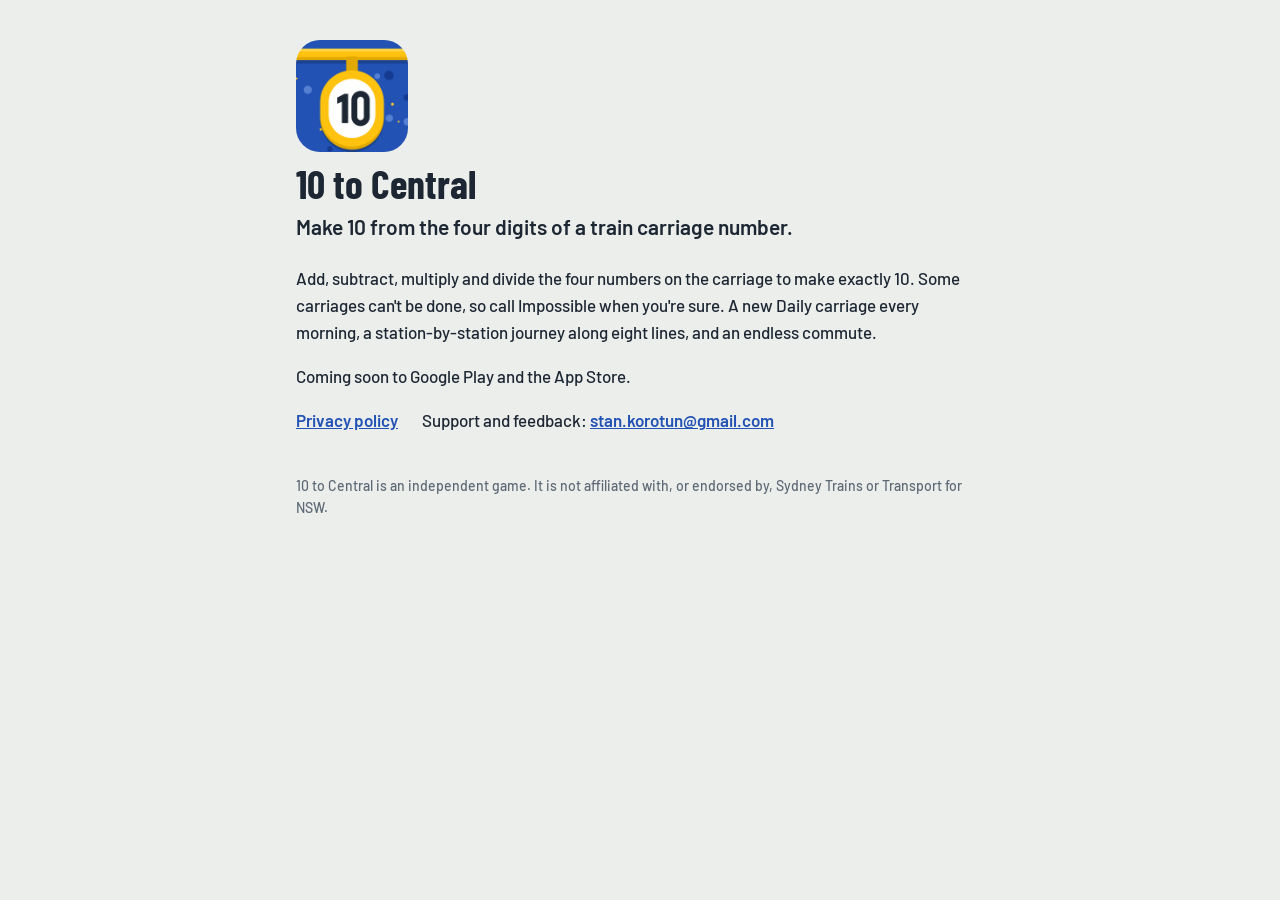
<file: index.html>
<!doctype html>
<html lang="en-AU">
<head>
<meta charset="utf-8">
<meta name="viewport" content="width=device-width, initial-scale=1">
<title>10 to Central</title>
<meta name="description" content="Make 10 from the four digits of a train carriage number.">
<link rel="icon" href="icon.png">
<link rel="stylesheet" href="style.css">
</head>
<body>
<main>
<img class="icon" src="icon.png" alt="" width="112" height="112">
<h1>10 to Central</h1>
<p class="lead">Make 10 from the four digits of a train carriage number.</p>
<p>Add, subtract, multiply and divide the four numbers on the carriage to make exactly 10. Some
carriages can't be done, so call Impossible when you're sure. A new Daily carriage every
morning, a station-by-station journey along eight lines, and an endless commute.</p>
<p>Coming soon to Google Play and the App Store.</p>
<ul class="links">
<li><a href="privacy.html">Privacy policy</a></li>
<li>Support and feedback: <a href="mailto:stan.korotun@gmail.com">stan.korotun@gmail.com</a></li>
</ul>
<p class="muted small">10 to Central is an independent game. It is not affiliated with, or
endorsed by, Sydney Trains or Transport for NSW.</p>
</main>
</body>
</html>
</file>
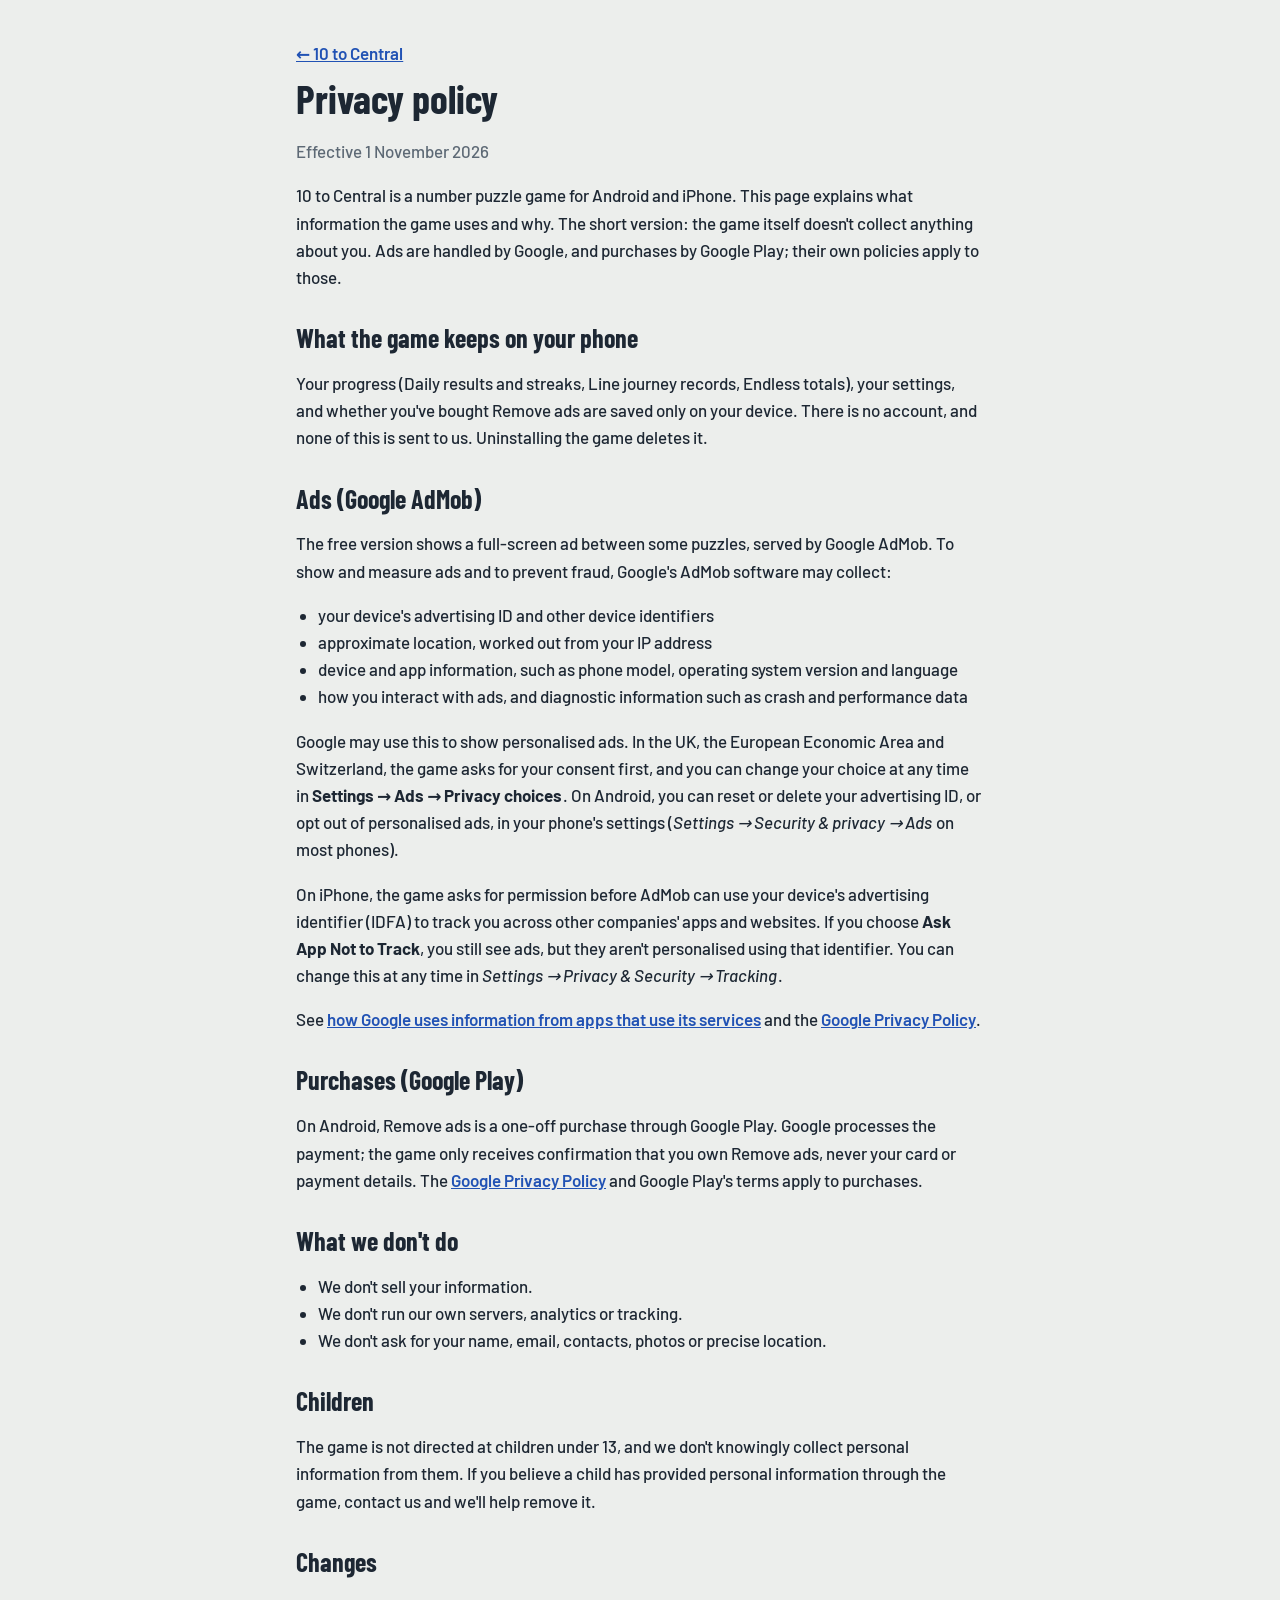
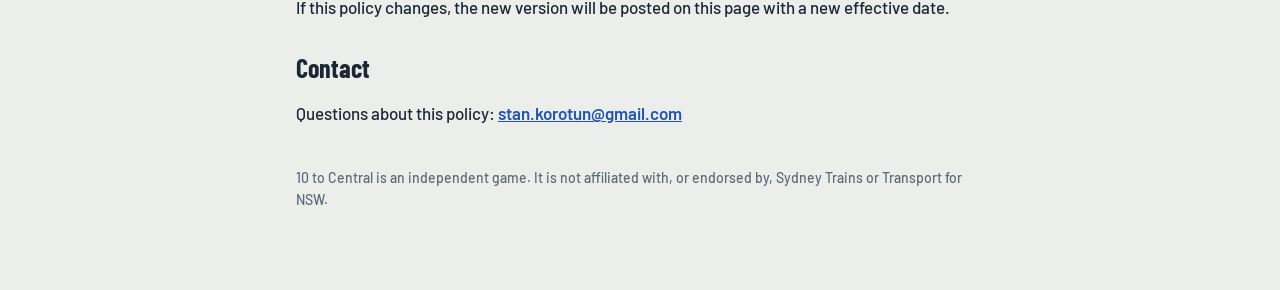
<file: privacy.html>
<!doctype html>
<html lang="en-AU">
<head>
<meta charset="utf-8">
<meta name="viewport" content="width=device-width, initial-scale=1">
<title>10 to Central · Privacy policy</title>
<link rel="icon" href="icon.png">
<link rel="stylesheet" href="style.css">
</head>
<body>
<main>
<p class="back"><a href="./">← 10 to Central</a></p>
<h1>Privacy policy</h1>
<p class="muted">Effective 1 November 2026</p>

<p>10 to Central is a number puzzle game for Android and iPhone. This page explains what information the
game uses and why. The short version: the game itself doesn't collect anything about you. Ads
are handled by Google, and purchases by Google Play; their own policies apply to those.</p>

<h2>What the game keeps on your phone</h2>
<p>Your progress (Daily results and streaks, Line journey records, Endless totals), your
settings, and whether you've bought Remove ads are saved only on your device. There is no
account, and none of this is sent to us. Uninstalling the game deletes it.</p>

<h2>Ads (Google AdMob)</h2>
<p>The free version shows a full-screen ad between some puzzles, served by Google AdMob. To show
and measure ads and to prevent fraud, Google's AdMob software may collect:</p>
<ul>
<li>your device's advertising ID and other device identifiers</li>
<li>approximate location, worked out from your IP address</li>
<li>device and app information, such as phone model, operating system version and language</li>
<li>how you interact with ads, and diagnostic information such as crash and performance data</li>
</ul>
<p>Google may use this to show personalised ads. In the UK, the European Economic Area and
Switzerland, the game asks for your consent first, and you can change your choice at any time
in <strong>Settings → Ads → Privacy choices</strong>. On Android, you can reset or delete your
advertising ID, or opt out of personalised ads, in your phone's settings
(<em>Settings → Security &amp; privacy → Ads</em> on most phones).</p>
<p>On iPhone, the game asks for permission before AdMob can use your device's advertising
identifier (IDFA) to track you across other companies' apps and websites. If you choose
<strong>Ask App Not to Track</strong>, you still see ads, but they aren't personalised using
that identifier. You can change this at any time in <em>Settings → Privacy &amp; Security →
Tracking</em>.</p>
<p>See <a href="https://policies.google.com/technologies/partner-sites">how Google uses
information from apps that use its services</a> and the
<a href="https://policies.google.com/privacy">Google Privacy Policy</a>.</p>

<h2>Purchases (Google Play)</h2>
<p>On Android, Remove ads is a one-off purchase through Google Play. Google processes the payment; the game
only receives confirmation that you own Remove ads, never your card or payment details. The
<a href="https://policies.google.com/privacy">Google Privacy Policy</a> and Google Play's terms
apply to purchases.</p>

<h2>What we don't do</h2>
<ul>
<li>We don't sell your information.</li>
<li>We don't run our own servers, analytics or tracking.</li>
<li>We don't ask for your name, email, contacts, photos or precise location.</li>
</ul>

<h2>Children</h2>
<p>The game is not directed at children under 13, and we don't knowingly collect personal
information from them. If you believe a child has provided personal information through the
game, contact us and we'll help remove it.</p>

<h2>Changes</h2>
<p>If this policy changes, the new version will be posted on this page with a new effective
date.</p>

<h2>Contact</h2>
<p>Questions about this policy: <a href="mailto:stan.korotun@gmail.com">stan.korotun@gmail.com</a></p>

<p class="muted small">10 to Central is an independent game. It is not affiliated with, or
endorsed by, Sydney Trains or Transport for NSW.</p>
</main>
</body>
</html>
</file>
<file: style.css>
@import url("https://fonts.googleapis.com/css2?family=Barlow:wght@500;600&family=Barlow+Condensed:wght@700&display=swap");

:root {
	--wall: #ECEEEC;
	--card: #FFFFFF;
	--ink: #1D2733;
	--muted: #5D6975;
	--rail: #FFC20E;
	--seat: #2152B4;
	--seam: #CDD2D4;
}

@media (prefers-color-scheme: dark) {
	:root {
		--wall: #12171D;
		--card: #1B222B;
		--ink: #E8ECEF;
		--muted: #9AA6B2;
		--seat: #8CAFF0;
		--seam: #2E3843;
	}
}

* { box-sizing: border-box; }

body {
	margin: 0;
	background: var(--wall);
	color: var(--ink);
	font: 500 17px/1.6 "Barlow", system-ui, sans-serif;
}

main {
	max-width: 720px;
	margin: 0 auto;
	padding: 40px 16px 64px;
}

h1, h2 {
	font-family: "Barlow Condensed", "Barlow", sans-serif;
	font-weight: 700;
	line-height: 1.15;
}

h1 { font-size: 40px; margin: 8px 0 4px; }
h2 { font-size: 26px; margin: 32px 0 8px; }

a { color: var(--seat); font-weight: 600; }

ul { padding-left: 22px; }

.icon { border-radius: 24px; display: block; }
.lead { font-size: 21px; font-weight: 600; margin-top: 0; }
.muted { color: var(--muted); }
.small { font-size: 14px; margin-top: 40px; }
.back { margin: 0 0 8px; }
.links { list-style: none; padding: 0; display: flex; gap: 24px; }
</file>
